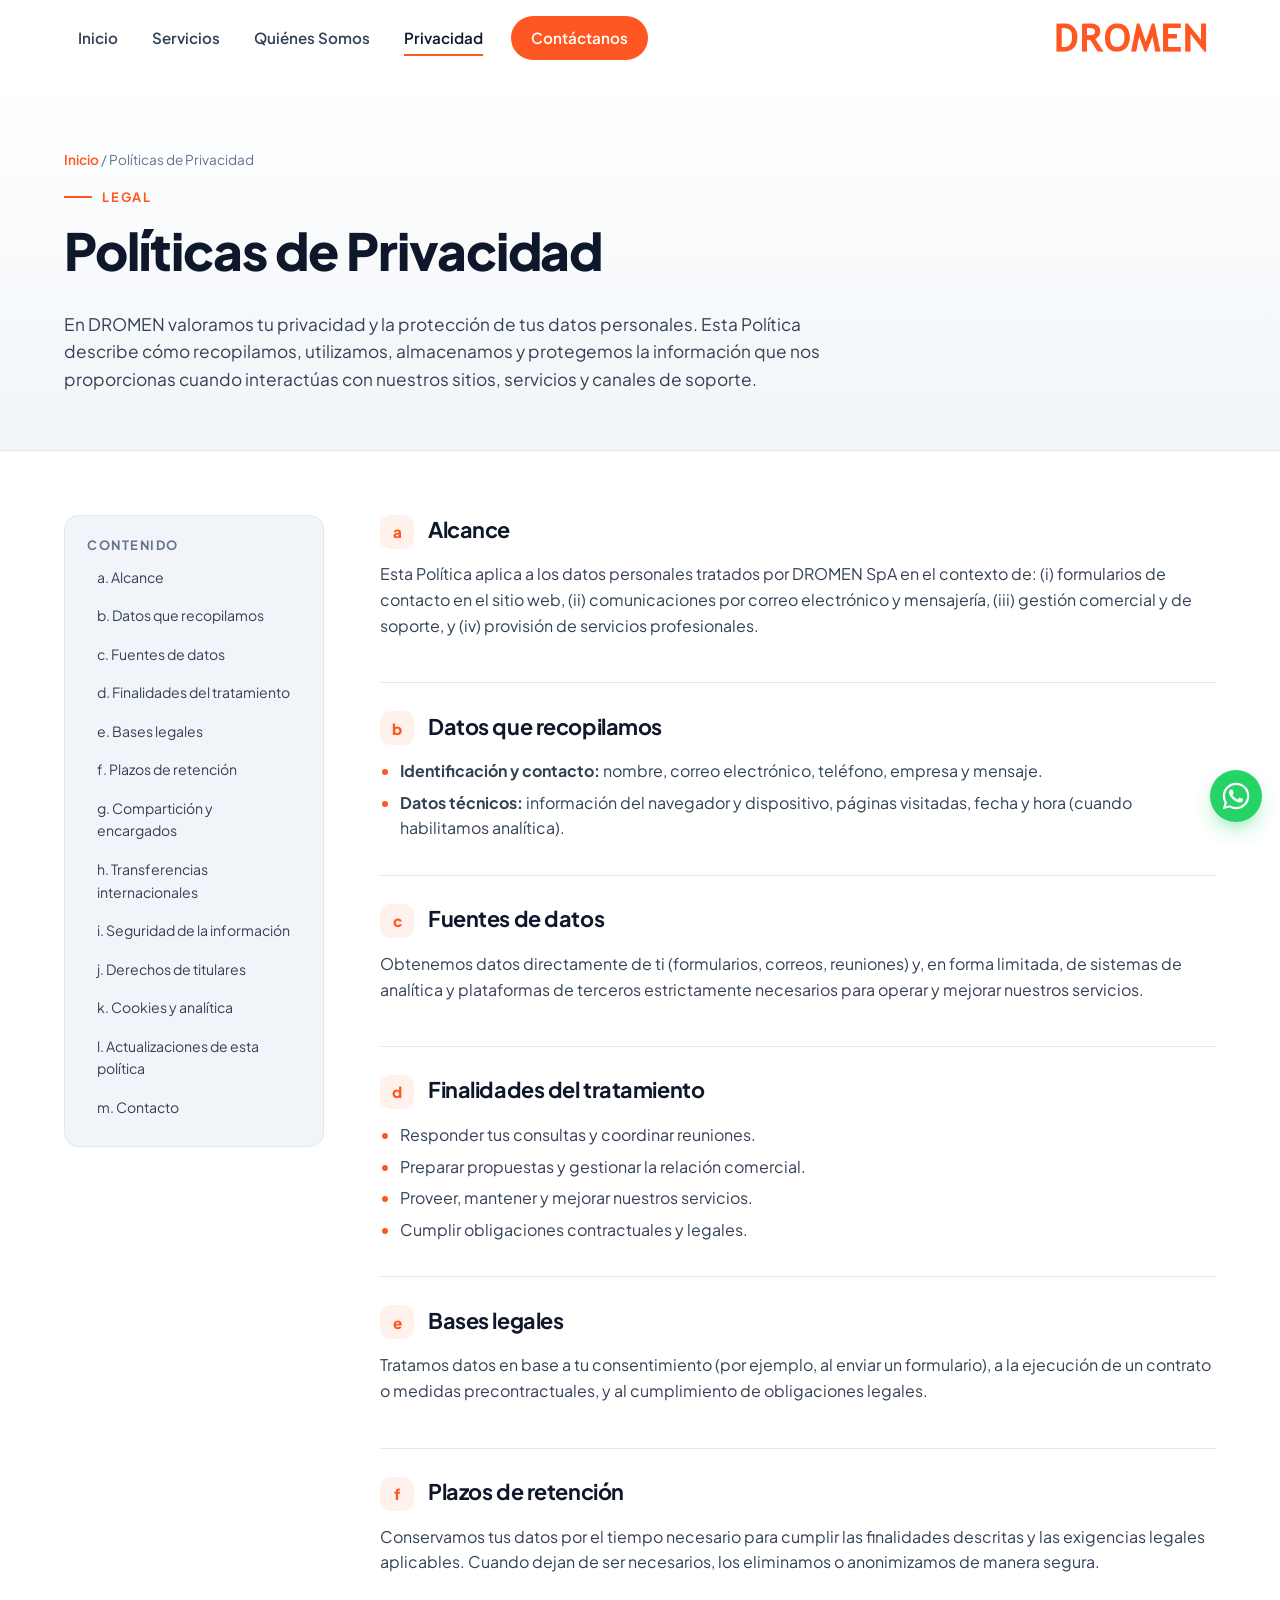
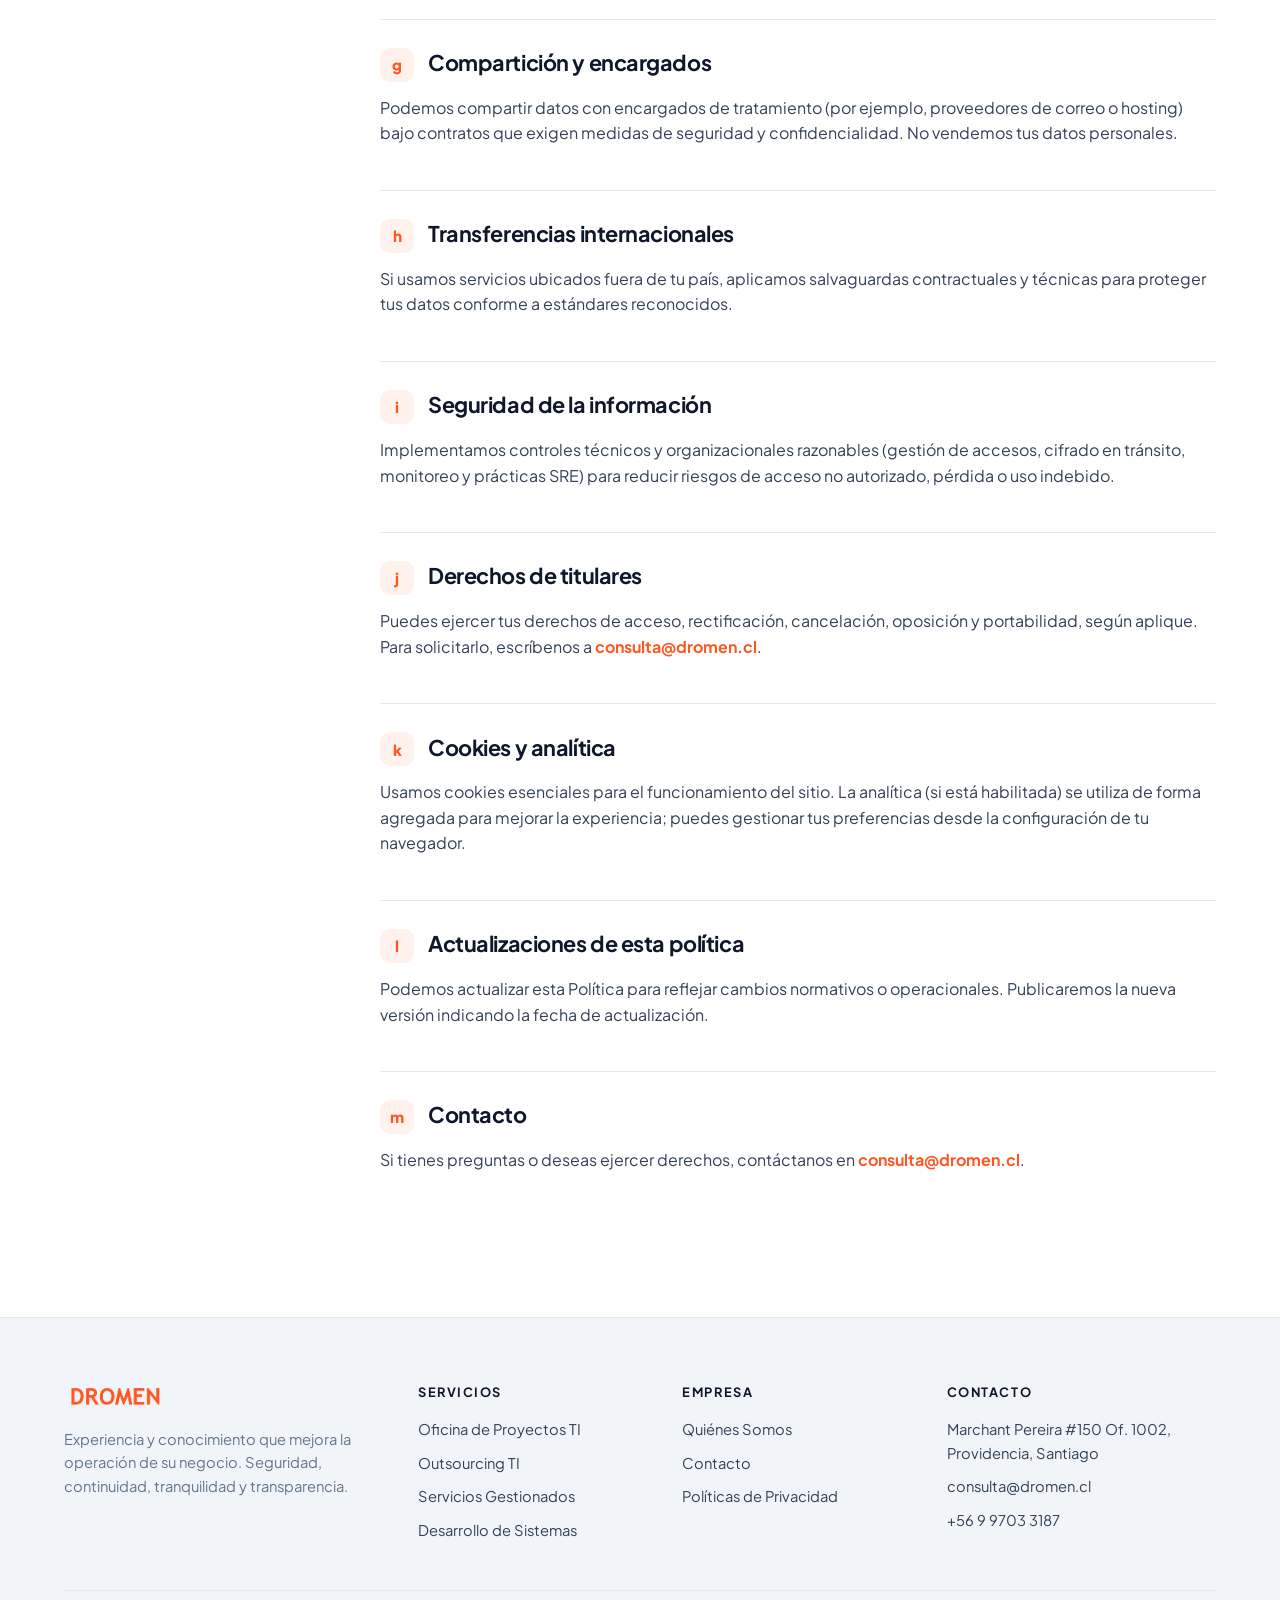
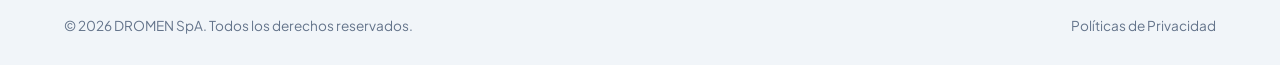
<file: privacidad.html>
<!DOCTYPE html>
<html lang="es">
<head>
  <meta charset="UTF-8">
  <meta name="viewport" content="width=device-width, initial-scale=1.0">
  <title>Políticas de Privacidad | DROMEN</title>
  <meta name="description" content="Política de Privacidad de DROMEN SpA: cómo recopilamos, utilizamos, almacenamos y protegemos tus datos personales.">
  <link rel="canonical" href="https://dromen.cl/privacidad.html">
  <meta property="og:type" content="website">
  <meta property="og:site_name" content="DROMEN">
  <meta property="og:locale" content="es_CL">
  <meta property="og:url" content="https://dromen.cl/privacidad.html">
  <meta property="og:title" content="Políticas de Privacidad | DROMEN">
  <meta property="og:description" content="Política de Privacidad de DROMEN SpA: cómo recopilamos, utilizamos, almacenamos y protegemos tus datos personales.">
  <meta property="og:image" content="https://dromen.cl/assets/img/og-dromen.jpg">
  <meta property="og:image:width" content="1200">
  <meta property="og:image:height" content="630">
  <meta property="og:image:alt" content="DROMEN - Servicios y Procesos Tecnológicos">
  <meta name="twitter:card" content="summary_large_image">
  <meta name="theme-color" content="#FF5722">
  <link rel="icon" href="favicon.ico" sizes="48x48">
  <link rel="icon" type="image/png" sizes="32x32" href="assets/img/favicon-32.png">
  <link rel="icon" type="image/png" sizes="192x192" href="assets/img/favicon-192.png">
  <link rel="apple-touch-icon" href="assets/img/apple-touch-icon.png">
  <link rel="manifest" href="site.webmanifest">
  <link rel="preconnect" href="https://fonts.googleapis.com">
  <link rel="preconnect" href="https://fonts.gstatic.com" crossorigin>
  <link href="https://fonts.googleapis.com/css2?family=Plus+Jakarta+Sans:wght@400;500;600;700;800&display=swap" rel="stylesheet">
  <link rel="stylesheet" href="assets/css/styles.css">
  <link rel="stylesheet" href="assets/css/whatsapp.css">
  <script type="application/ld+json">
  {
    "@context": "https://schema.org",
    "@graph": [
      {
        "@type": "WebPage",
        "@id": "https://dromen.cl/privacidad.html",
        "url": "https://dromen.cl/privacidad.html",
        "name": "Políticas de Privacidad | DROMEN",
        "inLanguage": "es-CL",
        "isPartOf": { "@id": "https://dromen.cl/#sitio" },
        "publisher": { "@id": "https://dromen.cl/#organizacion" }
      },
      {
        "@type": "BreadcrumbList",
        "itemListElement": [
          { "@type": "ListItem", "position": 1, "name": "Inicio", "item": "https://dromen.cl/" },
          { "@type": "ListItem", "position": 2, "name": "Políticas de Privacidad", "item": "https://dromen.cl/privacidad.html" }
        ]
      }
    ]
  }
  </script>
</head>
<body>

  <svg width="0" height="0" style="position:absolute" aria-hidden="true">
    <symbol id="i-up" viewBox="0 0 24 24" fill="none" stroke="currentColor" stroke-width="2.4" stroke-linecap="round" stroke-linejoin="round"><path d="M12 19V5M6 11l6-6 6 6"/></symbol>
  </svg>

  <header class="site-header">
    <div class="container header-inner">
      <button class="nav-toggle" aria-label="Abrir menú" aria-expanded="false" aria-controls="main-nav">
        <span></span><span></span><span></span>
      </button>
      <nav class="main-nav" id="main-nav" aria-label="Navegación principal">
        <ul>
          <li><a href="index.html#inicio">Inicio</a></li>
          <li><a href="index.html#servicios">Servicios</a></li>
          <li><a href="index.html#nosotros">Quiénes Somos</a></li>
          <li><a href="privacidad.html" class="active" aria-current="page">Privacidad</a></li>
          <li><a href="index.html#contacto" class="nav-cta">Contáctanos</a></li>
        </ul>
      </nav>
      <a href="index.html" class="logo" aria-label="DROMEN - Inicio">
        <img src="assets/img/logo-dromen.png" alt="DROMEN" width="190" height="42">
      </a>
    </div>
  </header>

  <main>
    <section class="page-hero">
      <div class="container">
        <div class="breadcrumb"><a href="index.html">Inicio</a> / Políticas de Privacidad</div>
        <span class="eyebrow">Legal</span>
        <h1>Políticas de Privacidad</h1>
        <p>En DROMEN valoramos tu privacidad y la protección de tus datos personales. Esta Política describe cómo recopilamos, utilizamos, almacenamos y protegemos la información que nos proporcionas cuando interactúas con nuestros sitios, servicios y canales de soporte.</p>
      </div>
    </section>

    <div class="policy">
      <div class="container policy-grid">
        <aside class="policy-toc">
          <p class="toc-title">Contenido</p>
          <ol>
            <li><a href="#alcance">a. Alcance</a></li>
            <li><a href="#datos">b. Datos que recopilamos</a></li>
            <li><a href="#fuentes">c. Fuentes de datos</a></li>
            <li><a href="#finalidades">d. Finalidades del tratamiento</a></li>
            <li><a href="#bases">e. Bases legales</a></li>
            <li><a href="#retencion">f. Plazos de retención</a></li>
            <li><a href="#comparticion">g. Compartición y encargados</a></li>
            <li><a href="#transferencias">h. Transferencias internacionales</a></li>
            <li><a href="#seguridad">i. Seguridad de la información</a></li>
            <li><a href="#derechos">j. Derechos de titulares</a></li>
            <li><a href="#cookies">k. Cookies y analítica</a></li>
            <li><a href="#actualizaciones">l. Actualizaciones de esta política</a></li>
            <li><a href="#contacto">m. Contacto</a></li>
          </ol>
        </aside>

        <div class="policy-content">
          <article id="alcance">
            <h2><span class="letter">a</span>Alcance</h2>
            <p>Esta Política aplica a los datos personales tratados por DROMEN SpA en el contexto de: (i) formularios de contacto en el sitio web, (ii) comunicaciones por correo electrónico y mensajería, (iii) gestión comercial y de soporte, y (iv) provisión de servicios profesionales.</p>
          </article>
          <article id="datos">
            <h2><span class="letter">b</span>Datos que recopilamos</h2>
            <ul>
              <li><strong>Identificación y contacto:</strong> nombre, correo electrónico, teléfono, empresa y mensaje.</li>
              <li><strong>Datos técnicos:</strong> información del navegador y dispositivo, páginas visitadas, fecha y hora (cuando habilitamos analítica).</li>
            </ul>
          </article>
          <article id="fuentes">
            <h2><span class="letter">c</span>Fuentes de datos</h2>
            <p>Obtenemos datos directamente de ti (formularios, correos, reuniones) y, en forma limitada, de sistemas de analítica y plataformas de terceros estrictamente necesarios para operar y mejorar nuestros servicios.</p>
          </article>
          <article id="finalidades">
            <h2><span class="letter">d</span>Finalidades del tratamiento</h2>
            <ul>
              <li>Responder tus consultas y coordinar reuniones.</li>
              <li>Preparar propuestas y gestionar la relación comercial.</li>
              <li>Proveer, mantener y mejorar nuestros servicios.</li>
              <li>Cumplir obligaciones contractuales y legales.</li>
            </ul>
          </article>
          <article id="bases">
            <h2><span class="letter">e</span>Bases legales</h2>
            <p>Tratamos datos en base a tu consentimiento (por ejemplo, al enviar un formulario), a la ejecución de un contrato o medidas precontractuales, y al cumplimiento de obligaciones legales.</p>
          </article>
          <article id="retencion">
            <h2><span class="letter">f</span>Plazos de retención</h2>
            <p>Conservamos tus datos por el tiempo necesario para cumplir las finalidades descritas y las exigencias legales aplicables. Cuando dejan de ser necesarios, los eliminamos o anonimizamos de manera segura.</p>
          </article>
          <article id="comparticion">
            <h2><span class="letter">g</span>Compartición y encargados</h2>
            <p>Podemos compartir datos con encargados de tratamiento (por ejemplo, proveedores de correo o hosting) bajo contratos que exigen medidas de seguridad y confidencialidad. No vendemos tus datos personales.</p>
          </article>
          <article id="transferencias">
            <h2><span class="letter">h</span>Transferencias internacionales</h2>
            <p>Si usamos servicios ubicados fuera de tu país, aplicamos salvaguardas contractuales y técnicas para proteger tus datos conforme a estándares reconocidos.</p>
          </article>
          <article id="seguridad">
            <h2><span class="letter">i</span>Seguridad de la información</h2>
            <p>Implementamos controles técnicos y organizacionales razonables (gestión de accesos, cifrado en tránsito, monitoreo y prácticas SRE) para reducir riesgos de acceso no autorizado, pérdida o uso indebido.</p>
          </article>
          <article id="derechos">
            <h2><span class="letter">j</span>Derechos de titulares</h2>
            <p>Puedes ejercer tus derechos de acceso, rectificación, cancelación, oposición y portabilidad, según aplique. Para solicitarlo, escríbenos a <a href="mailto:consulta@dromen.cl">consulta@dromen.cl</a>.</p>
          </article>
          <article id="cookies">
            <h2><span class="letter">k</span>Cookies y analítica</h2>
            <p>Usamos cookies esenciales para el funcionamiento del sitio. La analítica (si está habilitada) se utiliza de forma agregada para mejorar la experiencia; puedes gestionar tus preferencias desde la configuración de tu navegador.</p>
          </article>
          <article id="actualizaciones">
            <h2><span class="letter">l</span>Actualizaciones de esta política</h2>
            <p>Podemos actualizar esta Política para reflejar cambios normativos o operacionales. Publicaremos la nueva versión indicando la fecha de actualización.</p>
          </article>
          <article id="contacto">
            <h2><span class="letter">m</span>Contacto</h2>
            <p>Si tienes preguntas o deseas ejercer derechos, contáctanos en <a href="mailto:consulta@dromen.cl">consulta@dromen.cl</a>.</p>
          </article>
        </div>
      </div>
    </div>
  </main>

  <footer class="site-footer">
    <div class="container">
      <div class="footer-grid">
        <div>
          <a href="index.html" class="logo"><img src="assets/img/logo-dromen.png" alt="DROMEN" width="160" height="35" style="height:30px"></a>
          <p>Experiencia y conocimiento que mejora la operación de su negocio. Seguridad, continuidad, tranquilidad y transparencia.</p>
        </div>
        <div>
          <p class="footer-title">Servicios</p>
          <ul>
            <li><a href="index.html#pmo">Oficina de Proyectos TI</a></li>
            <li><a href="index.html#outsourcing">Outsourcing TI</a></li>
            <li><a href="index.html#gestionados">Servicios Gestionados</a></li>
            <li><a href="index.html#sistemas">Desarrollo de Sistemas</a></li>
          </ul>
        </div>
        <div>
          <p class="footer-title">Empresa</p>
          <ul>
            <li><a href="index.html#nosotros">Quiénes Somos</a></li>
            <li><a href="index.html#contacto">Contacto</a></li>
            <li><a href="privacidad.html">Políticas de Privacidad</a></li>
          </ul>
        </div>
        <div>
          <p class="footer-title">Contacto</p>
          <ul>
            <li>Marchant Pereira #150 Of. 1002, Providencia, Santiago</li>
            <li><a href="mailto:consulta@dromen.cl">consulta@dromen.cl</a></li>
            <li><a href="tel:+56997033187">+56 9 9703 3187</a></li>
          </ul>
        </div>
      </div>
      <div class="footer-bottom">
        <span>© <span id="year">2026</span> DROMEN SpA. Todos los derechos reservados.</span>
        <a href="privacidad.html">Políticas de Privacidad</a>
      </div>
    </div>
  </footer>

  <button class="to-top" aria-label="Volver arriba"><svg><use href="#i-up"/></svg></button>
  <a class="wa-float" href="https://wa.me/56997033187?text=Hola%20DROMEN%2C%20quisiera%20informaci%C3%B3n%20sobre%20sus%20servicios." target="_blank" rel="noopener" aria-label="Escríbenos por WhatsApp" title="Escríbenos por WhatsApp"><svg viewBox="0 0 24 24" fill="currentColor" aria-hidden="true"><path d="M17.47 14.38c-.3-.15-1.76-.87-2.03-.97-.27-.1-.47-.15-.67.15-.2.3-.77.97-.94 1.17-.17.2-.35.22-.65.07-.3-.15-1.26-.46-2.4-1.48-.89-.79-1.49-1.77-1.66-2.07-.17-.3-.02-.46.13-.61.13-.13.3-.35.45-.52.15-.17.2-.3.3-.5.1-.2.05-.37-.02-.52-.08-.15-.67-1.62-.92-2.22-.24-.58-.49-.5-.67-.51h-.57c-.2 0-.52.07-.8.37-.27.3-1.04 1.02-1.04 2.48s1.07 2.88 1.21 3.08c.15.2 2.1 3.2 5.08 4.49.71.31 1.26.49 1.69.63.71.23 1.36.2 1.87.12.57-.09 1.76-.72 2.01-1.41.25-.7.25-1.29.17-1.41-.07-.13-.27-.2-.57-.35M12.05 21.5h-.01a9.4 9.4 0 0 1-4.8-1.31l-.34-.2-3.57.93.95-3.48-.22-.36a9.4 9.4 0 0 1-1.44-5.03C2.62 6.85 6.85 2.62 12.06 2.62c2.52 0 4.9.99 6.68 2.77a9.36 9.36 0 0 1 2.76 6.68c0 5.21-4.24 9.43-9.45 9.43m8.04-17.47A11.3 11.3 0 0 0 12.05.7C5.8.7.7 5.79.7 12.05c0 2 .52 3.95 1.52 5.67L.6 23.3l5.71-1.5a11.3 11.3 0 0 0 5.73 1.46h.01c6.26 0 11.35-5.09 11.35-11.35 0-3.03-1.18-5.88-3.32-8.02"/></svg></a>

  <script src="assets/js/main.js"></script>
</body>
</html>
</file>
<file: assets/css/styles.css>
/* =========================================================
   DROMEN — Hoja de estilos principal
   Colores: #FF5722 (principal) · #F1F5F9 / #E2E8F0 (secundarios)
   ========================================================= */

:root {
  --primary: #FF5722;
  --primary-dark: #E64A19;
  --primary-soft: #FFF1EC;
  --bg: #FFFFFF;
  --bg-alt: #F1F5F9;
  --border: #E2E8F0;
  --ink: #0F172A;
  --ink-2: #334155;
  --muted: #64748B;
  --radius: 14px;
  --radius-lg: 22px;
  --shadow: 0 10px 30px -12px rgba(15, 23, 42, .18);
  --shadow-lg: 0 30px 60px -25px rgba(15, 23, 42, .30);
  --container: 1200px;
  --header-h: 76px;
}

*, *::before, *::after { box-sizing: border-box; }

html { scroll-behavior: smooth; scroll-padding-top: var(--header-h); }

body {
  margin: 0;
  font-family: "Plus Jakarta Sans", system-ui, -apple-system, "Segoe UI", Roboto, sans-serif;
  color: var(--ink);
  background: var(--bg);
  line-height: 1.6;
  -webkit-font-smoothing: antialiased;
}

img { max-width: 100%; display: block; }
a { color: inherit; text-decoration: none; }
h1, h2, h3, h4 { line-height: 1.15; margin: 0 0 .6em; letter-spacing: -.02em; }
p { margin: 0 0 1em; }

.container { width: 100%; max-width: var(--container); margin: 0 auto; padding: 0 24px; }

.eyebrow {
  display: inline-flex; align-items: center; gap: 10px;
  font-size: .8rem; font-weight: 700; letter-spacing: .14em; text-transform: uppercase;
  color: var(--primary);
}
.eyebrow::before { content: ""; width: 28px; height: 2px; background: var(--primary); }

.btn {
  display: inline-flex; align-items: center; justify-content: center; gap: 10px;
  padding: 14px 26px; border-radius: 999px; border: 2px solid transparent;
  font: inherit; font-weight: 700; font-size: .95rem; cursor: pointer;
  transition: background .2s, color .2s, border-color .2s, transform .2s, box-shadow .2s;
}
.btn svg { width: 18px; height: 18px; transition: transform .2s; }
.btn:hover svg { transform: translateX(4px); }
.btn-primary { background: var(--primary); color: #fff; box-shadow: 0 10px 24px -10px rgba(255, 87, 34, .7); }
.btn-primary:hover { background: var(--primary-dark); transform: translateY(-2px); }
.btn-outline { border-color: var(--ink); color: var(--ink); background: transparent; }
.btn-outline:hover { background: var(--ink); color: #fff; }

/* ---------- Header ---------- */
.site-header {
  position: sticky; top: 0; z-index: 100;
  border-bottom: 1px solid transparent;
  transition: border-color .3s, box-shadow .3s;
}
/* El desenfoque va en un pseudo-elemento: backdrop-filter en el header convertiría
   al header en contenedor del menú móvil (position: fixed) y lo recortaría. */
.site-header::before {
  content: ""; position: absolute; inset: 0; z-index: -1;
  background: rgba(255, 255, 255, .92);
  -webkit-backdrop-filter: saturate(160%) blur(12px);
  backdrop-filter: saturate(160%) blur(12px);
}
.site-header.scrolled { border-color: var(--border); box-shadow: 0 6px 20px -16px rgba(15, 23, 42, .4); }
.header-inner { height: var(--header-h); display: flex; align-items: center; justify-content: space-between; gap: 24px; }

.main-nav ul { list-style: none; display: flex; gap: 6px; margin: 0; padding: 0; }
.main-nav a {
  display: block; padding: 10px 14px; border-radius: 8px;
  font-weight: 600; font-size: .95rem; color: var(--ink-2);
  position: relative; transition: color .2s;
}
.main-nav a::after {
  content: ""; position: absolute; left: 14px; right: 14px; bottom: 4px; height: 2px;
  background: var(--primary); transform: scaleX(0); transform-origin: left; transition: transform .25s;
}
.main-nav a:hover, .main-nav a.active { color: var(--ink); }
.main-nav a:hover::after, .main-nav a.active::after { transform: scaleX(1); }
.main-nav .nav-cta { background: var(--primary); color: #fff; margin-left: 8px; border-radius: 999px; padding: 10px 20px; }
.main-nav .nav-cta::after { display: none; }
.main-nav .nav-cta:hover { background: var(--primary-dark); color: #fff; }

.logo { display: flex; align-items: center; margin-left: auto; }
.logo img { height: 51px; width: auto; }

.nav-toggle {
  display: none; width: 44px; height: 44px; border: 1px solid var(--border); border-radius: 10px;
  background: #fff; cursor: pointer; padding: 0; align-items: center; justify-content: center; flex-direction: column; gap: 5px;
}
.nav-toggle span { display: block; width: 20px; height: 2px; background: var(--ink); transition: transform .25s, opacity .25s; }
.nav-toggle[aria-expanded="true"] span:nth-child(1) { transform: translateY(7px) rotate(45deg); }
.nav-toggle[aria-expanded="true"] span:nth-child(2) { opacity: 0; }
.nav-toggle[aria-expanded="true"] span:nth-child(3) { transform: translateY(-7px) rotate(-45deg); }

/* ---------- Hero ---------- */
.hero {
  position: relative; overflow: hidden;
  background: linear-gradient(180deg, #fff 0%, var(--bg-alt) 100%);
  padding: 72px 0 96px;
}
.hero::before {
  content: ""; position: absolute; right: -220px; top: -220px; width: 620px; height: 620px; border-radius: 50%;
  background: radial-gradient(circle, rgba(255, 87, 34, .16) 0%, rgba(255, 87, 34, 0) 70%);
}
.hero-grid { position: relative; display: grid; grid-template-columns: 1.05fr 1fr; gap: 56px; align-items: center; }
.hero h1 { font-size: clamp(2.3rem, 5vw, 4rem); font-weight: 800; margin-top: 18px; }
.hero h1 .accent { color: var(--primary); }
.hero-lead { font-size: 1.15rem; color: var(--ink-2); max-width: 540px; margin-bottom: 32px; }
.hero-actions { display: flex; flex-wrap: wrap; gap: 14px; }

.hero-media { position: relative; }
.hero-media .main-img {
  border-radius: var(--radius-lg); box-shadow: var(--shadow-lg);
  aspect-ratio: 4 / 4.2; object-fit: cover; width: 100%;
  clip-path: polygon(12% 0, 100% 0, 100% 100%, 0 100%, 0 12%);
}
.hero-badge {
  position: absolute; left: -28px; bottom: 40px; background: #fff; border-radius: var(--radius);
  box-shadow: var(--shadow); padding: 18px 22px; display: flex; gap: 14px; align-items: center; max-width: 280px;
}
.hero-badge .ico { flex: none; width: 46px; height: 46px; border-radius: 12px; background: var(--primary-soft); color: var(--primary); display: grid; place-items: center; }
.hero-badge .ico svg { width: 24px; height: 24px; }
.hero-badge strong { display: block; font-size: .95rem; }
.hero-badge span { font-size: .82rem; color: var(--muted); }
.hero-deco {
  position: absolute; right: -18px; top: -18px; width: 120px; height: 120px; z-index: -1;
  background-image: radial-gradient(var(--primary) 2px, transparent 2px); background-size: 16px 16px; opacity: .45;
}

/* ---------- Pilares ---------- */
.pillars { margin-top: -48px; position: relative; z-index: 2; }
.pillars-grid {
  display: grid; grid-template-columns: repeat(4, 1fr);
  background: #fff; border: 1px solid var(--border); border-radius: var(--radius-lg); box-shadow: var(--shadow);
}
.pillar { padding: 28px 26px; border-right: 1px solid var(--border); transition: background .25s; display: block; }
.pillar:last-child { border-right: 0; }
.pillar:hover { background: var(--primary-soft); }
.pillar .num { font-size: .8rem; font-weight: 800; color: var(--primary); letter-spacing: .1em; }
.pillar h3 { font-size: 1.05rem; margin: 8px 0 6px; }
.pillar p { font-size: .88rem; color: var(--muted); margin: 0; }

/* ---------- Secciones ---------- */
section { padding: 100px 0; }
.section-head { max-width: 760px; margin-bottom: 56px; }
.section-head h2 { font-size: clamp(1.9rem, 3.6vw, 2.9rem); font-weight: 800; margin-top: 14px; }
.section-head p { color: var(--ink-2); font-size: 1.08rem; }
.section-head.center { margin-left: auto; margin-right: auto; text-align: center; }
.section-head.center .eyebrow::after { content: ""; width: 28px; height: 2px; background: var(--primary); }

/* ---------- Servicios ---------- */
.services { background: #fff; }
.service {
  display: grid; grid-template-columns: 1fr 1fr; gap: 64px; align-items: center;
  padding: 56px 0; border-top: 1px solid var(--border);
}
.service:first-of-type { border-top: 0; padding-top: 0; }
.service.reverse .service-media { order: 2; }
.service-media { position: relative; }
.service-media img { width: 100%; aspect-ratio: 16 / 11; object-fit: cover; border-radius: var(--radius-lg); box-shadow: var(--shadow); }
.service-media .tag {
  position: absolute; top: 20px; left: 20px; background: var(--primary); color: #fff;
  font-size: .75rem; font-weight: 800; letter-spacing: .12em; padding: 8px 14px; border-radius: 999px;
}
.service-body h3 { font-size: clamp(1.5rem, 2.6vw, 2.1rem); font-weight: 800; }
.service-body > p { color: var(--ink-2); }
.service-list { list-style: none; padding: 0; margin: 24px 0 0; display: grid; gap: 10px; }
.service-list.cols { grid-template-columns: 1fr 1fr; }
.service-list li {
  display: flex; gap: 12px; align-items: flex-start;
  background: var(--bg-alt); border: 1px solid var(--border); border-radius: 12px;
  padding: 12px 16px; font-weight: 600; font-size: .93rem; color: var(--ink-2);
  transition: border-color .2s, background .2s, transform .2s;
}
.service-list li:hover { border-color: var(--primary); background: #fff; transform: translateX(3px); }
.service-list li svg { flex: none; width: 20px; height: 20px; color: var(--primary); margin-top: 1px; }

/* ---------- Quiénes somos ---------- */
.about { background: var(--bg-alt); }
.about-grid { display: grid; grid-template-columns: 1fr 1.1fr; gap: 64px; align-items: center; }
.about-media { position: relative; display: grid; grid-template-columns: 1fr 1fr; gap: 16px; }
.about-media img { border-radius: var(--radius); object-fit: cover; width: 100%; height: 100%; box-shadow: var(--shadow); }
.about-media .tall { grid-row: span 2; aspect-ratio: 3 / 4.6; }
.about-media .short { aspect-ratio: 1 / 1; }
.about-media .stat {
  background: var(--primary); color: #fff; border-radius: var(--radius); padding: 22px;
  display: flex; flex-direction: column; justify-content: flex-end; aspect-ratio: 1 / 1;
}
.about-media .stat strong { font-size: 1.35rem; line-height: 1.2; }
.about-media .stat span { font-size: .85rem; opacity: .9; margin-top: 6px; }
.about blockquote {
  margin: 20px 0 24px; padding: 0 0 0 22px; border-left: 4px solid var(--primary);
  font-size: clamp(1.35rem, 2.4vw, 1.8rem); font-weight: 800; line-height: 1.3; color: var(--ink);
}
.about-body p { color: var(--ink-2); font-size: 1.04rem; }
.values { display: grid; grid-template-columns: repeat(2, 1fr); gap: 14px; margin-top: 28px; }
.value { background: #fff; border: 1px solid var(--border); border-radius: 12px; padding: 16px 18px; display: flex; gap: 12px; align-items: center; }
.value .ico { flex: none; width: 40px; height: 40px; border-radius: 10px; background: var(--primary-soft); color: var(--primary); display: grid; place-items: center; }
.value .ico svg { width: 20px; height: 20px; }
.value strong { font-size: .92rem; }

/* ---------- Banner CTA ---------- */
.cta-band { padding: 0; }
.cta-inner {
  position: relative; overflow: hidden; border-radius: var(--radius-lg);
  background: var(--primary); color: #fff; padding: 56px 56px;
  display: flex; align-items: center; justify-content: space-between; gap: 32px; flex-wrap: wrap;
  transform: translateY(50%);
}
.cta-inner::after {
  content: ""; position: absolute; right: -80px; top: -80px; width: 280px; height: 280px; border-radius: 50%;
  border: 40px solid rgba(255, 255, 255, .12);
}
.cta-inner h2 { font-size: clamp(1.5rem, 3vw, 2.2rem); margin: 0; max-width: 640px; position: relative; z-index: 1; }
.cta-inner .btn { background: #fff; color: var(--primary); position: relative; z-index: 1; }
.cta-inner .btn:hover { background: var(--ink); color: #fff; }

/* ---------- Contacto ---------- */
.contact { background: #fff; padding-top: 180px; }
.contact-grid { display: grid; grid-template-columns: 1.5fr 1fr; gap: 40px; align-items: start; }
.contact-form {
  background: var(--bg-alt); border: 1px solid var(--border); border-radius: var(--radius-lg); padding: 40px;
}
.contact-form h3 { font-size: 1.6rem; font-weight: 800; }
.contact-form .sub { color: var(--muted); margin-bottom: 26px; }
.form-grid { display: grid; grid-template-columns: 1fr 1fr; gap: 18px; }
.field { display: flex; flex-direction: column; gap: 6px; }
.field.full { grid-column: 1 / -1; }
.field label { font-size: .85rem; font-weight: 700; color: var(--ink-2); }
.field label .req { color: var(--primary); }
.field input, .field textarea {
  font: inherit; font-size: .95rem; color: var(--ink);
  background: #fff; border: 1.5px solid var(--border); border-radius: 10px; padding: 13px 15px;
  transition: border-color .2s, box-shadow .2s; width: 100%;
}
.field textarea { min-height: 140px; resize: vertical; }
.field input:focus, .field textarea:focus { outline: none; border-color: var(--primary); box-shadow: 0 0 0 4px rgba(255, 87, 34, .15); }
.field.invalid input, .field.invalid textarea { border-color: #DC2626; }
.field .error { font-size: .78rem; color: #DC2626; min-height: 0; display: none; }
.field.invalid .error { display: block; }
.consent { grid-column: 1 / -1; display: flex; gap: 10px; align-items: flex-start; font-size: .85rem; color: var(--muted); }
.consent input { margin-top: 3px; accent-color: var(--primary); width: 16px; height: 16px; flex: none; }
.consent a { color: var(--primary); font-weight: 700; text-decoration: underline; }
.hp { position: absolute !important; left: -9999px !important; }
.form-actions { margin-top: 24px; display: flex; align-items: center; gap: 16px; flex-wrap: wrap; }
.form-actions .btn[disabled] { opacity: .7; cursor: wait; transform: none; }
.form-status { font-size: .92rem; font-weight: 600; border-radius: 10px; padding: 0; }
.form-status.ok { color: #15803D; background: #F0FDF4; border: 1px solid #BBF7D0; padding: 12px 16px; }
.form-status.err { color: #B91C1C; background: #FEF2F2; border: 1px solid #FECACA; padding: 12px 16px; }

.contact-info { display: grid; gap: 16px; }
.info-card {
  display: flex; gap: 16px; align-items: flex-start; padding: 22px;
  border: 1px solid var(--border); border-radius: var(--radius); background: #fff; transition: border-color .2s, box-shadow .2s;
}
.info-card:hover { border-color: var(--primary); box-shadow: var(--shadow); }
.info-card .ico { flex: none; width: 46px; height: 46px; border-radius: 12px; background: var(--primary-soft); color: var(--primary); display: grid; place-items: center; }
.info-card .ico svg { width: 22px; height: 22px; }
.info-card h3 { font-size: .8rem; letter-spacing: .1em; text-transform: uppercase; color: var(--muted); margin: 0 0 4px; }
.info-card p, .info-card a { margin: 0; font-weight: 600; color: var(--ink); word-break: break-word; }
.info-card a:hover { color: var(--primary); }
.contact-photo { border-radius: var(--radius); overflow: hidden; aspect-ratio: 16 / 9; }
.contact-photo img { width: 100%; height: 100%; object-fit: cover; }

/* ---------- Footer ---------- */
.site-footer { background: var(--bg-alt); border-top: 1px solid var(--border); padding: 64px 0 28px; }
.footer-grid { display: grid; grid-template-columns: 1.4fr 1fr 1fr 1.2fr; gap: 40px; }
.site-footer .logo { margin: 0 0 16px; }
.site-footer p { color: var(--muted); font-size: .92rem; }
.site-footer .footer-title { font-size: .8rem; font-weight: 700; letter-spacing: .12em; text-transform: uppercase; color: var(--ink); margin: 0 0 16px; }
.site-footer ul { list-style: none; padding: 0; margin: 0; display: grid; gap: 10px; }
.site-footer ul a, .site-footer ul li { color: var(--ink-2); font-size: .92rem; }
.site-footer ul a:hover { color: var(--primary); }
.footer-bottom {
  margin-top: 48px; padding-top: 24px; border-top: 1px solid var(--border);
  display: flex; justify-content: space-between; gap: 16px; flex-wrap: wrap; font-size: .85rem; color: var(--muted);
}
.footer-bottom a:hover { color: var(--primary); }

/* ---------- Política de privacidad ---------- */
.page-hero { background: linear-gradient(180deg, #fff 0%, var(--bg-alt) 100%); padding: 72px 0 56px; border-bottom: 1px solid var(--border); }
.page-hero h1 { font-size: clamp(2rem, 4.4vw, 3.2rem); font-weight: 800; margin-top: 14px; }
.page-hero p { color: var(--ink-2); max-width: 760px; font-size: 1.08rem; margin: 0; }
.breadcrumb { font-size: .85rem; color: var(--muted); margin-bottom: 8px; }
.breadcrumb a { color: var(--primary); font-weight: 600; }
.policy { padding: 64px 0 100px; }
.policy-grid { display: grid; grid-template-columns: 260px 1fr; gap: 56px; align-items: start; }
.policy-toc { position: sticky; top: calc(var(--header-h) + 24px); background: var(--bg-alt); border: 1px solid var(--border); border-radius: var(--radius); padding: 22px; }
.policy-toc .toc-title { font-size: .8rem; font-weight: 700; line-height: 1.15; letter-spacing: .12em; text-transform: uppercase; color: var(--muted); margin: 0 0 .6em; }
.policy-toc ol { margin: 0; padding: 0; list-style: none; display: grid; gap: 4px; }
.policy-toc a { display: block; font-size: .88rem; color: var(--ink-2); padding: 6px 10px; border-radius: 8px; }
.policy-toc a:hover { background: #fff; color: var(--primary); }
.policy-content article { padding: 28px 0; border-bottom: 1px solid var(--border); }
.policy-content article:first-child { padding-top: 0; }
.policy-content article:last-child { border-bottom: 0; }
.policy-content h2 { font-size: 1.35rem; display: flex; gap: 14px; align-items: baseline; }
.policy-content h2 .letter {
  flex: none; width: 34px; height: 34px; border-radius: 10px; background: var(--primary-soft); color: var(--primary);
  display: inline-grid; place-items: center; font-size: .95rem; font-weight: 800;
}
.policy-content p, .policy-content li { color: var(--ink-2); }
.policy-content ul { padding-left: 20px; margin: 0; }
.policy-content li { margin-bottom: 6px; }
.policy-content li::marker { color: var(--primary); }
.policy-content a { color: var(--primary); font-weight: 700; }

/* ---------- Animaciones ---------- */
.reveal { opacity: 0; transform: translateY(24px); transition: opacity .7s ease, transform .7s ease; }
.reveal.visible { opacity: 1; transform: none; }
@media (prefers-reduced-motion: reduce) {
  html { scroll-behavior: auto; }
  .reveal { opacity: 1; transform: none; transition: none; }
}

.to-top {
  position: fixed; right: 20px; bottom: 20px; width: 46px; height: 46px; border-radius: 50%; border: 0;
  background: var(--primary); color: #fff; display: grid; place-items: center; cursor: pointer;
  box-shadow: 0 10px 24px -10px rgba(255, 87, 34, .8); opacity: 0; pointer-events: none; transition: opacity .3s, transform .3s; z-index: 90;
}
.to-top.show { opacity: 1; pointer-events: auto; }
.to-top:hover { transform: translateY(-3px); }
.to-top svg { width: 20px; height: 20px; }

/* ---------- Responsivo ---------- */
@media (max-width: 1080px) {
  .pillars-grid { grid-template-columns: repeat(2, 1fr); }
  .pillar:nth-child(2) { border-right: 0; }
  .pillar:nth-child(-n+2) { border-bottom: 1px solid var(--border); }
  .footer-grid { grid-template-columns: 1fr 1fr; }
}

@media (max-width: 960px) {
  :root { --header-h: 68px; }
  .nav-toggle { display: inline-flex; }
  .main-nav {
    position: fixed; top: var(--header-h); left: 0; right: 0;
    height: calc(100vh - var(--header-h)); height: calc(100dvh - var(--header-h));
    background: #fff; padding: 24px; transform: translateX(-100%); visibility: hidden;
    transition: transform .3s ease, visibility 0s linear .3s; overflow-y: auto;
    border-top: 1px solid var(--border);
  }
  .main-nav.open { transform: none; visibility: visible; transition: transform .3s ease; }
  .main-nav ul { flex-direction: column; gap: 4px; }
  .main-nav a { font-size: 1.1rem; padding: 14px 12px; border-bottom: 1px solid var(--border); border-radius: 0; }
  .main-nav a::after { display: none; }
  .main-nav .nav-cta { margin: 16px 0 0; text-align: center; border-radius: 999px; border-bottom: 0; }
  body.nav-open { overflow: hidden; }

  .hero { padding: 48px 0 88px; }
  .hero-grid, .service, .about-grid, .contact-grid, .policy-grid { grid-template-columns: 1fr; gap: 40px; }
  .hero-media { max-width: 560px; }
  .hero-badge { left: 16px; bottom: 16px; }
  .service.reverse .service-media { order: 0; }
  .policy-toc { position: static; }
  section { padding: 72px 0; }
  .contact { padding-top: 150px; }
}

@media (max-width: 640px) {
  .container { padding: 0 16px; }
  .logo img { height: 42px; }
  .pillars-grid { grid-template-columns: 1fr; }
  .pillar { border-right: 0 !important; border-bottom: 1px solid var(--border); }
  .pillar:last-child { border-bottom: 0; }
  .service-list.cols, .form-grid, .values { grid-template-columns: 1fr; }
  .contact-form { padding: 26px 20px; }
  .cta-inner { padding: 36px 26px; }
  .footer-grid { grid-template-columns: 1fr; gap: 28px; }
  .hero-actions .btn { width: 100%; }
  .hero-badge { position: relative; left: 0; bottom: 0; margin-top: -40px; margin-left: 16px; }
  .hero-media .main-img { aspect-ratio: 4 / 3.4; }
}
</file>
<file: assets/css/whatsapp.css>
/* DROMEN — botón flotante de WhatsApp (se ubica sobre el botón "volver arriba") */
.wa-float {
  position: fixed; right: 18px; bottom: 78px; width: 52px; height: 52px; border-radius: 50%;
  background: #25D366; color: #fff; display: grid; place-items: center;
  box-shadow: 0 10px 24px -10px rgba(37, 211, 102, .9); transition: transform .3s, background .3s; z-index: 89;
}
.wa-float:hover { background: #1EBE5A; transform: translateY(-3px); }
.wa-float:focus-visible { outline: 3px solid #128C7E; outline-offset: 3px; }
.wa-float svg { width: 28px; height: 28px; }

@media (prefers-reduced-motion: reduce) {
  .wa-float { transition: none; }
}
</file>
